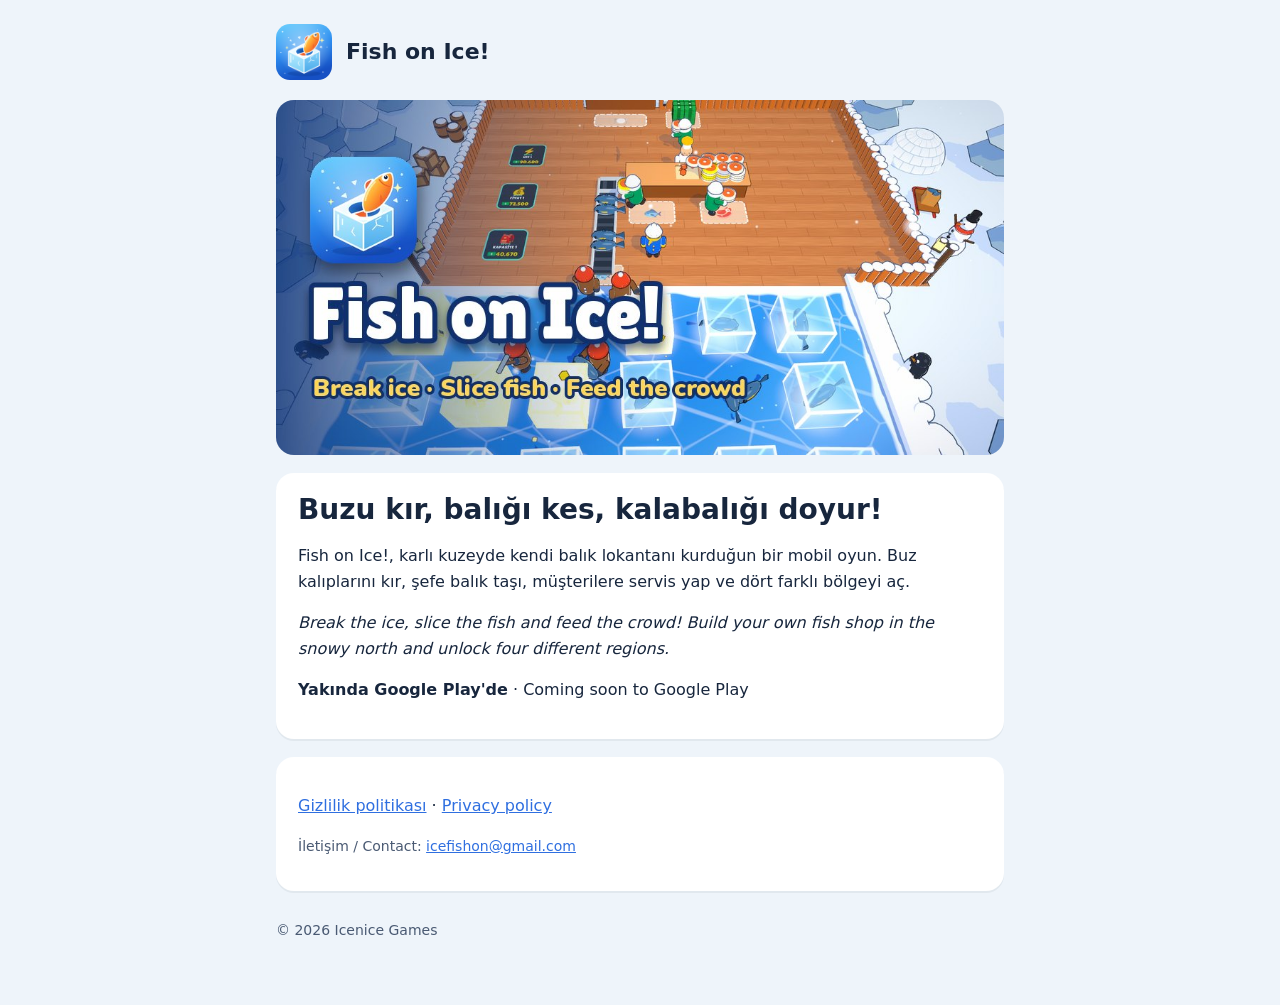
<file: index.html>
<!doctype html>
<html lang="tr"><head><meta charset="utf-8"><meta name="viewport" content="width=device-width,initial-scale=1">
<title>Fish on Ice!</title><link rel="icon" href="icon192.png"><link rel="stylesheet" href="style.css"></head>
<body><div class="wrap">
<header><img src="icon.png" alt=""><a href="./">Fish on Ice!</a></header>
<img class="hero" src="hero.jpg" alt="Fish on Ice! oyun görüntüsü">
<div class="card">
<h1>Buzu kır, balığı kes, kalabalığı doyur!</h1>
<p>Fish on Ice!, karlı kuzeyde kendi balık lokantanı kurduğun bir mobil oyun. Buz kalıplarını kır, şefe balık taşı, müşterilere servis yap ve dört farklı bölgeyi aç.</p>
<p lang="en"><em>Break the ice, slice the fish and feed the crowd! Build your own fish shop in the snowy north and unlock four different regions.</em></p>
<!-- yayından sonra: <a href="https://play.google.com/store/apps/details?id=com.fishonice.game">Google Play</a> -->
<p><strong>Yakında Google Play'de</strong> · <span lang="en">Coming soon to Google Play</span></p>
</div>
<div class="card">
<p><a href="privacy.html">Gizlilik politikası</a> · <a href="privacy.html#en">Privacy policy</a></p>
<p class="muted">İletişim / Contact: <a href="mailto:icefishon@gmail.com">icefishon@gmail.com</a></p>
</div>
<footer>© 2026 Icenice Games</footer>
</div></body></html>
</file>
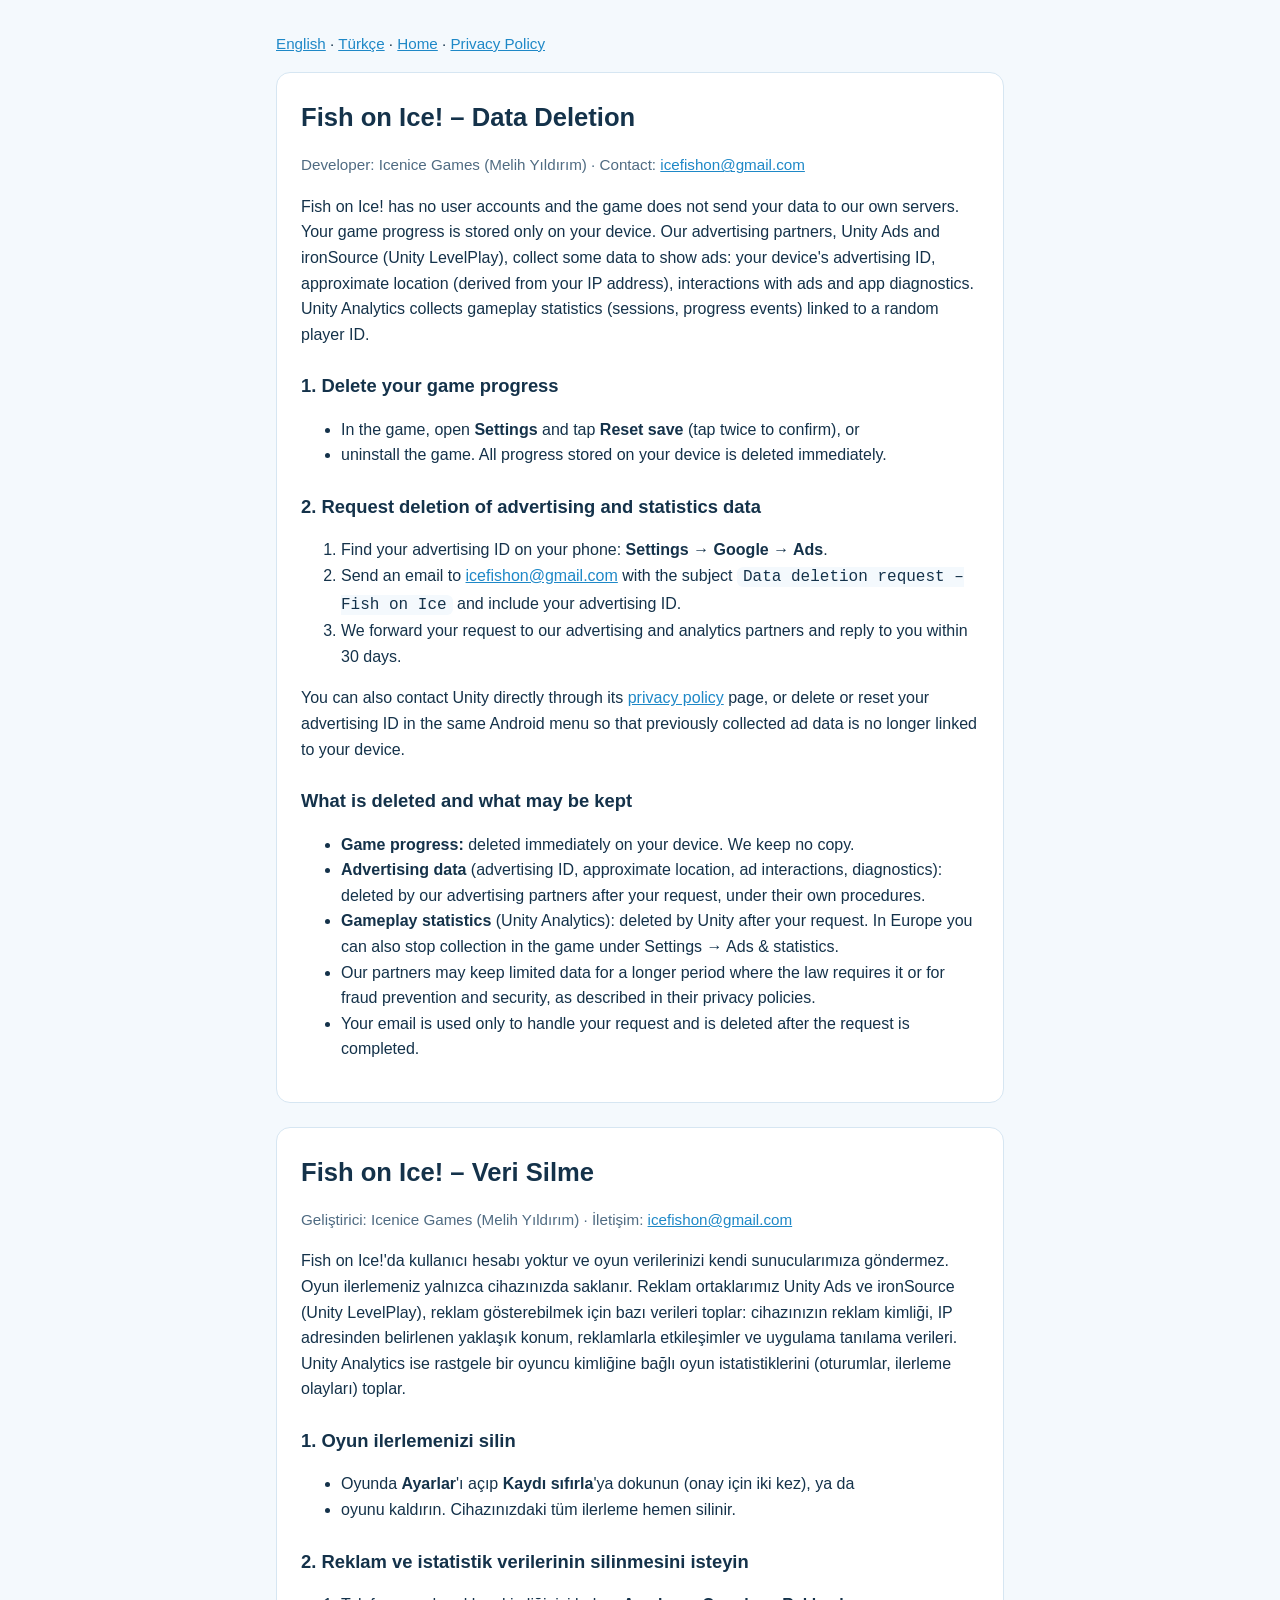
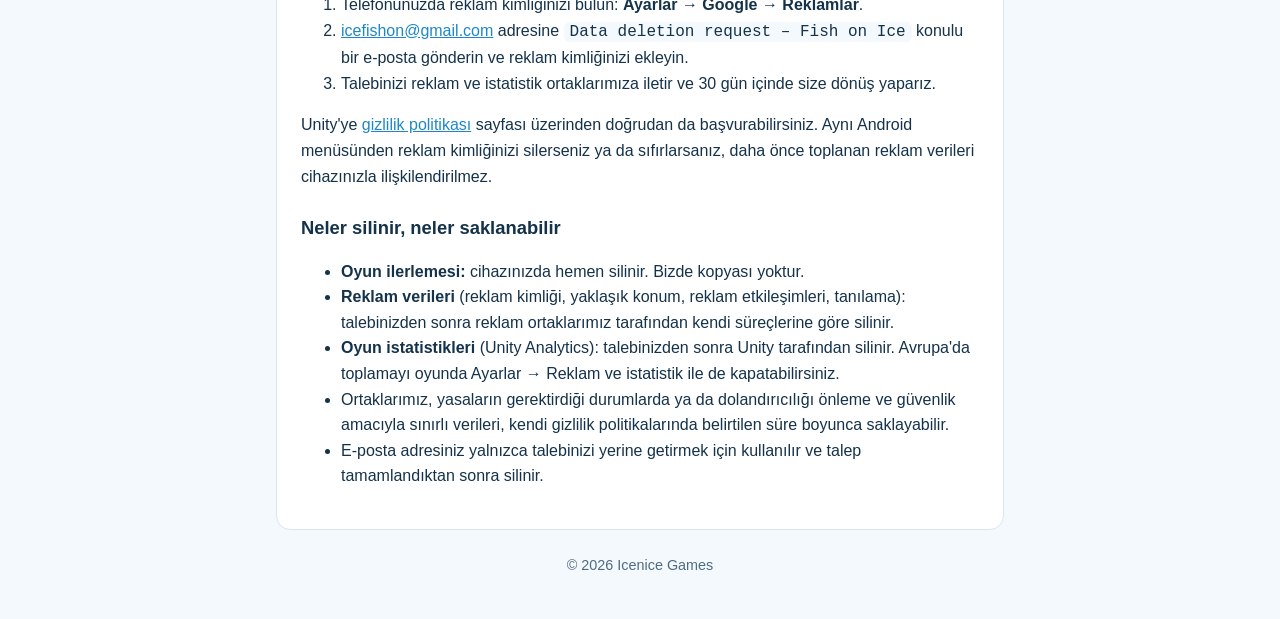
<file: delete-data.html>
<!doctype html>
<html lang="en">
<head>
<meta charset="utf-8">
<meta name="viewport" content="width=device-width, initial-scale=1">
<title>Data Deletion – Fish on Ice!</title>
<style>
  :root { --bg:#f4f9fd; --card:#ffffff; --text:#14324a; --muted:#4f6b82; --accent:#1e88c7; --line:#d6e6f2; }
  @media (prefers-color-scheme: dark) { :root { --bg:#0d1b26; --card:#132736; --text:#e4f1fb; --muted:#9db8cc; --accent:#5cb8ee; --line:#22405a; } }
  * { box-sizing:border-box; }
  body { margin:0; background:var(--bg); color:var(--text); font:16px/1.6 -apple-system, BlinkMacSystemFont, "Segoe UI", Roboto, Arial, sans-serif; }
  main { max-width:760px; margin:0 auto; padding:32px 16px 48px; }
  .card { background:var(--card); border:1px solid var(--line); border-radius:14px; padding:24px; margin-bottom:24px; }
  h1 { font-size:1.6rem; margin:0 0 4px; }
  h2 { font-size:1.15rem; margin:24px 0 8px; }
  p, li { color:var(--text); }
  .muted { color:var(--muted); font-size:.95rem; }
  a { color:var(--accent); }
  code { background:var(--bg); padding:1px 6px; border-radius:6px; }
  nav { margin-bottom:16px; font-size:.95rem; }
  footer { text-align:center; color:var(--muted); font-size:.9rem; }
</style>
</head>
<body>
<main>
<nav><a href="#en">English</a> · <a href="#tr">Türkçe</a> · <a href="index.html">Home</a> · <a href="privacy.html">Privacy Policy</a></nav>

<section class="card" id="en">
  <h1>Fish on Ice! – Data Deletion</h1>
  <p class="muted">Developer: Icenice Games (Melih Yıldırım) · Contact: <a href="mailto:icefishon@gmail.com">icefishon@gmail.com</a></p>

  <p>Fish on Ice! has no user accounts and the game does not send your data to our own servers. Your game progress is stored only on your device. Our advertising partners, Unity Ads and ironSource (Unity LevelPlay), collect some data to show ads: your device's advertising ID, approximate location (derived from your IP address), interactions with ads and app diagnostics. Unity Analytics collects gameplay statistics (sessions, progress events) linked to a random player ID.</p>

  <h2>1. Delete your game progress</h2>
  <ul>
    <li>In the game, open <strong>Settings</strong> and tap <strong>Reset save</strong> (tap twice to confirm), or</li>
    <li>uninstall the game. All progress stored on your device is deleted immediately.</li>
  </ul>

  <h2>2. Request deletion of advertising and statistics data</h2>
  <ol>
    <li>Find your advertising ID on your phone: <strong>Settings → Google → Ads</strong>.</li>
    <li>Send an email to <a href="mailto:icefishon@gmail.com?subject=Data%20deletion%20request%20-%20Fish%20on%20Ice">icefishon@gmail.com</a> with the subject <code>Data deletion request – Fish on Ice</code> and include your advertising ID.</li>
    <li>We forward your request to our advertising and analytics partners and reply to you within 30 days.</li>
  </ol>
  <p>You can also contact Unity directly through its <a href="https://unity.com/legal/privacy-policy">privacy policy</a> page, or delete or reset your advertising ID in the same Android menu so that previously collected ad data is no longer linked to your device.</p>

  <h2>What is deleted and what may be kept</h2>
  <ul>
    <li><strong>Game progress:</strong> deleted immediately on your device. We keep no copy.</li>
    <li><strong>Advertising data</strong> (advertising ID, approximate location, ad interactions, diagnostics): deleted by our advertising partners after your request, under their own procedures.</li>
    <li><strong>Gameplay statistics</strong> (Unity Analytics): deleted by Unity after your request. In Europe you can also stop collection in the game under Settings → Ads &amp; statistics.</li>
    <li>Our partners may keep limited data for a longer period where the law requires it or for fraud prevention and security, as described in their privacy policies.</li>
    <li>Your email is used only to handle your request and is deleted after the request is completed.</li>
  </ul>
</section>

<section class="card" id="tr">
  <h1>Fish on Ice! – Veri Silme</h1>
  <p class="muted">Geliştirici: Icenice Games (Melih Yıldırım) · İletişim: <a href="mailto:icefishon@gmail.com">icefishon@gmail.com</a></p>

  <p>Fish on Ice!'da kullanıcı hesabı yoktur ve oyun verilerinizi kendi sunucularımıza göndermez. Oyun ilerlemeniz yalnızca cihazınızda saklanır. Reklam ortaklarımız Unity Ads ve ironSource (Unity LevelPlay), reklam gösterebilmek için bazı verileri toplar: cihazınızın reklam kimliği, IP adresinden belirlenen yaklaşık konum, reklamlarla etkileşimler ve uygulama tanılama verileri. Unity Analytics ise rastgele bir oyuncu kimliğine bağlı oyun istatistiklerini (oturumlar, ilerleme olayları) toplar.</p>

  <h2>1. Oyun ilerlemenizi silin</h2>
  <ul>
    <li>Oyunda <strong>Ayarlar</strong>'ı açıp <strong>Kaydı sıfırla</strong>'ya dokunun (onay için iki kez), ya da</li>
    <li>oyunu kaldırın. Cihazınızdaki tüm ilerleme hemen silinir.</li>
  </ul>

  <h2>2. Reklam ve istatistik verilerinin silinmesini isteyin</h2>
  <ol>
    <li>Telefonunuzda reklam kimliğinizi bulun: <strong>Ayarlar → Google → Reklamlar</strong>.</li>
    <li><a href="mailto:icefishon@gmail.com?subject=Data%20deletion%20request%20-%20Fish%20on%20Ice">icefishon@gmail.com</a> adresine <code>Data deletion request – Fish on Ice</code> konulu bir e-posta gönderin ve reklam kimliğinizi ekleyin.</li>
    <li>Talebinizi reklam ve istatistik ortaklarımıza iletir ve 30 gün içinde size dönüş yaparız.</li>
  </ol>
  <p>Unity'ye <a href="https://unity.com/legal/privacy-policy">gizlilik politikası</a> sayfası üzerinden doğrudan da başvurabilirsiniz. Aynı Android menüsünden reklam kimliğinizi silerseniz ya da sıfırlarsanız, daha önce toplanan reklam verileri cihazınızla ilişkilendirilmez.</p>

  <h2>Neler silinir, neler saklanabilir</h2>
  <ul>
    <li><strong>Oyun ilerlemesi:</strong> cihazınızda hemen silinir. Bizde kopyası yoktur.</li>
    <li><strong>Reklam verileri</strong> (reklam kimliği, yaklaşık konum, reklam etkileşimleri, tanılama): talebinizden sonra reklam ortaklarımız tarafından kendi süreçlerine göre silinir.</li>
    <li><strong>Oyun istatistikleri</strong> (Unity Analytics): talebinizden sonra Unity tarafından silinir. Avrupa'da toplamayı oyunda Ayarlar → Reklam ve istatistik ile de kapatabilirsiniz.</li>
    <li>Ortaklarımız, yasaların gerektirdiği durumlarda ya da dolandırıcılığı önleme ve güvenlik amacıyla sınırlı verileri, kendi gizlilik politikalarında belirtilen süre boyunca saklayabilir.</li>
    <li>E-posta adresiniz yalnızca talebinizi yerine getirmek için kullanılır ve talep tamamlandıktan sonra silinir.</li>
  </ul>
</section>

<footer>© 2026 Icenice Games</footer>
</main>
</body>
</html>
</file>
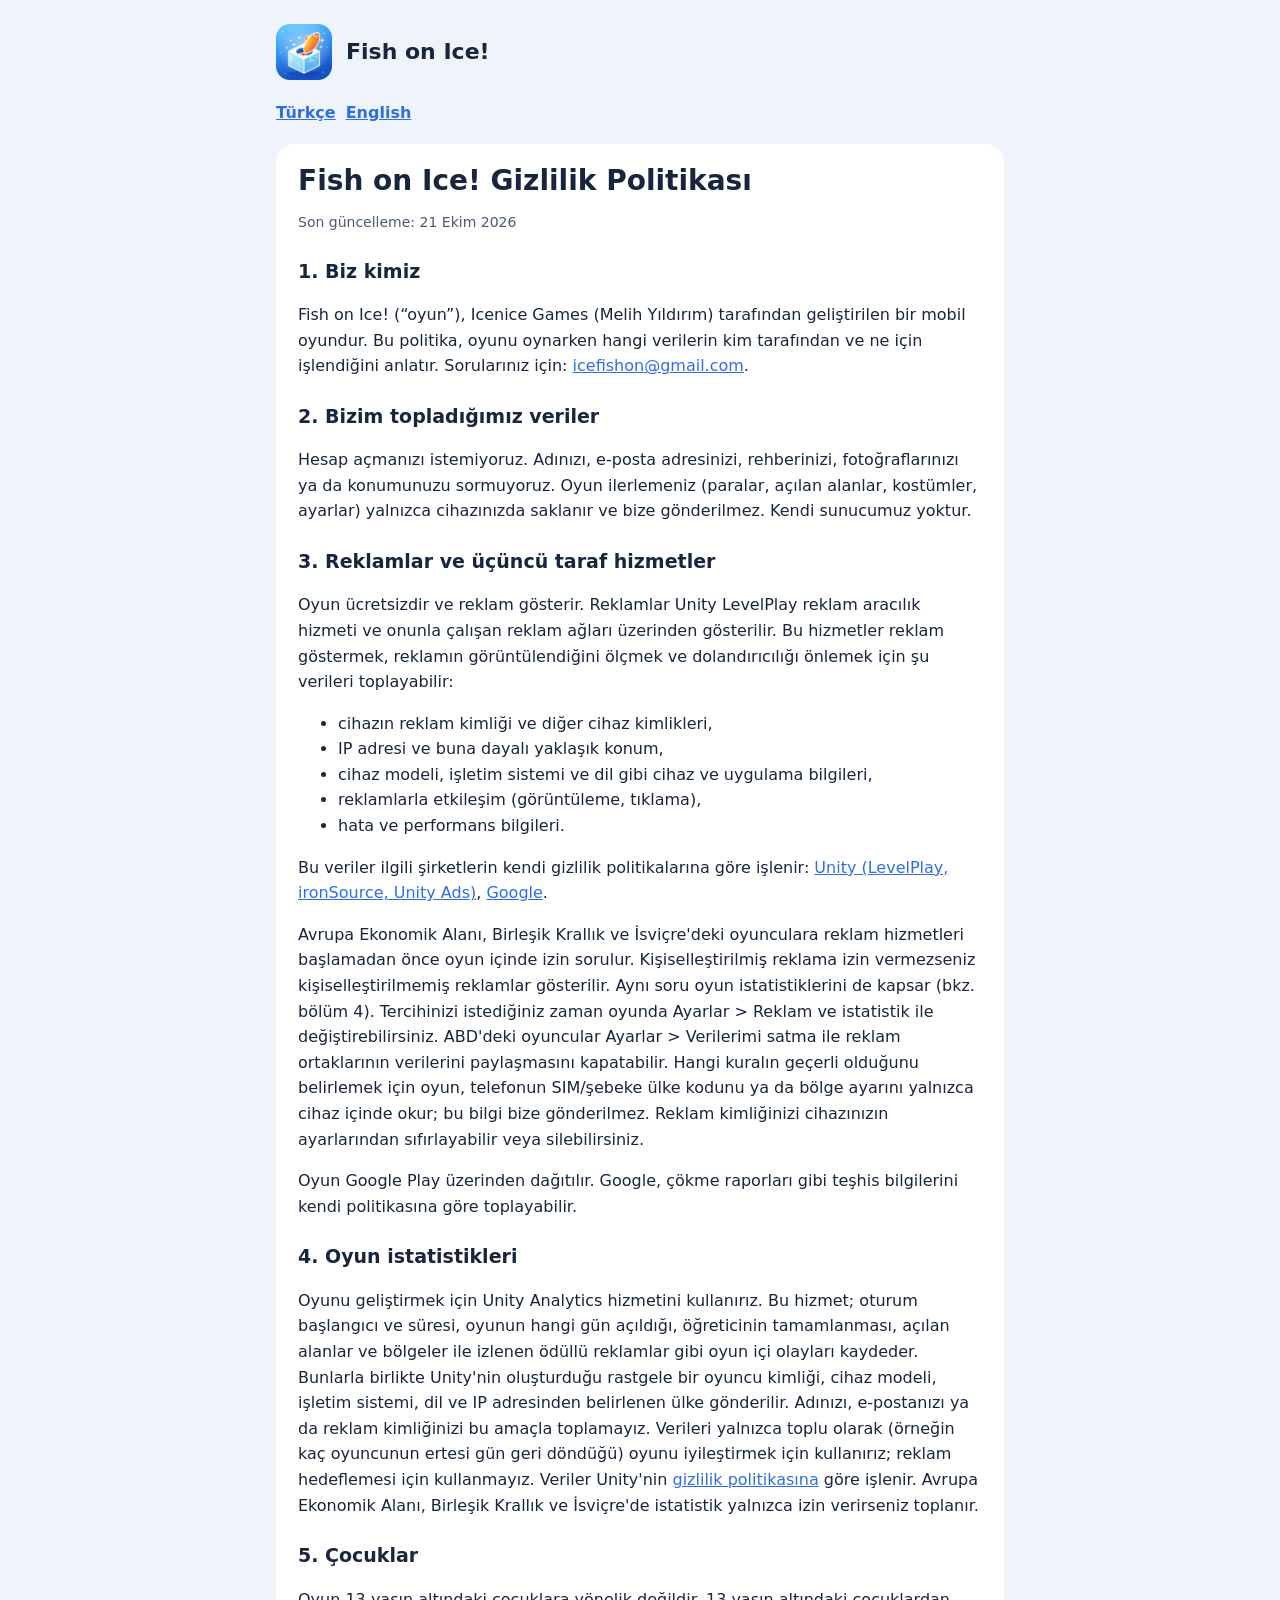
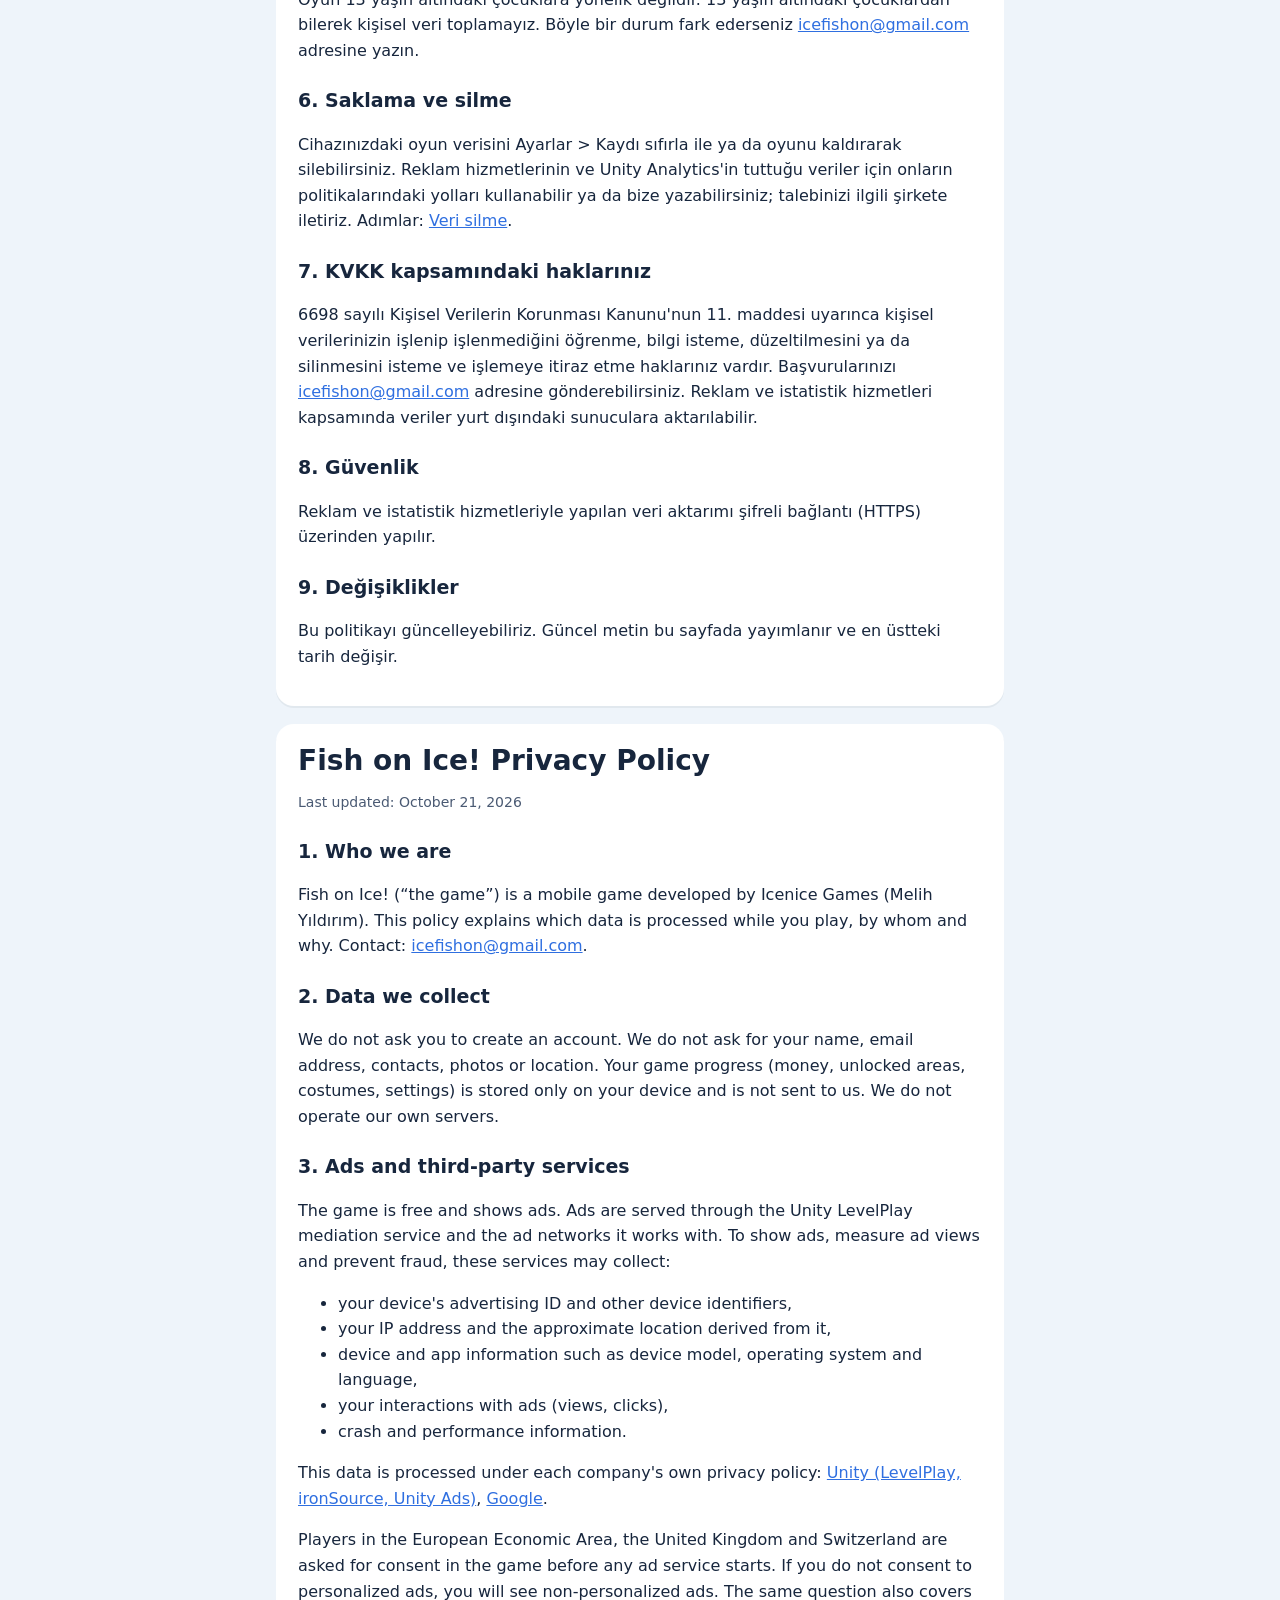
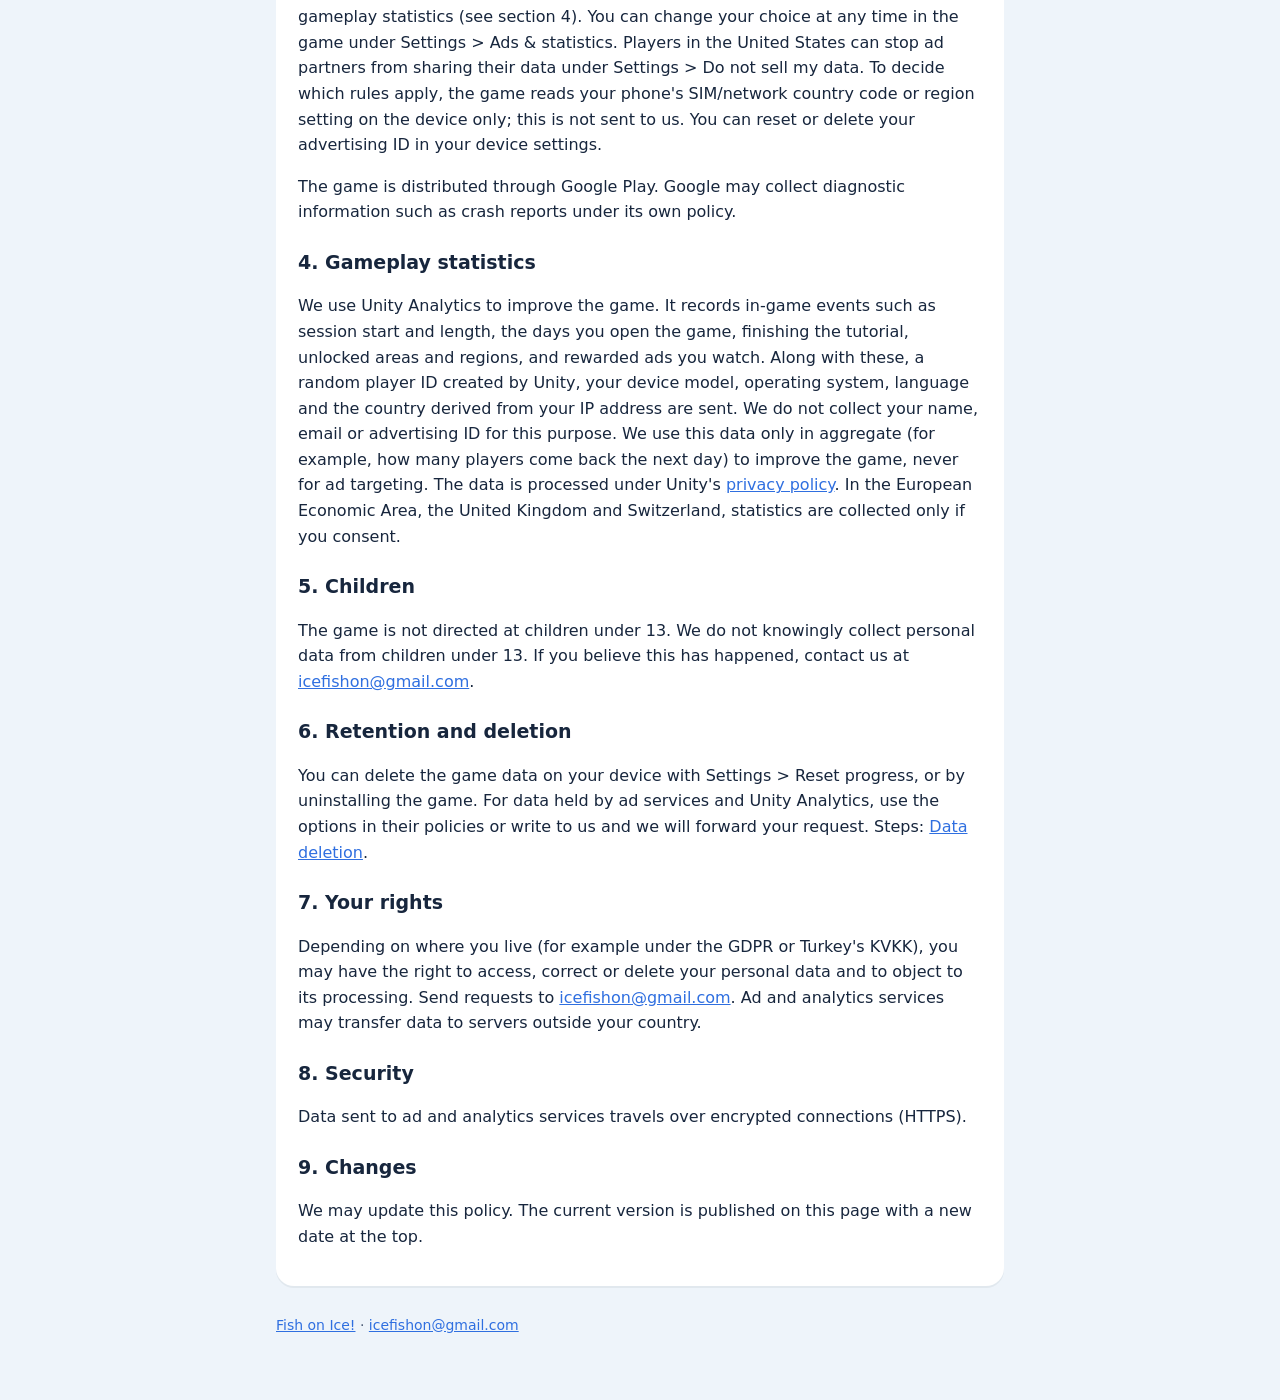
<file: privacy.html>
<!doctype html>
<html lang="tr"><head><meta charset="utf-8"><meta name="viewport" content="width=device-width,initial-scale=1">
<title>Gizlilik Politikası · Fish on Ice!</title><link rel="icon" href="icon192.png"><link rel="stylesheet" href="style.css"></head>
<body><div class="wrap">
<header><img src="icon.png" alt=""><a href="./">Fish on Ice!</a></header>
<nav class="lang"><a href="#tr">Türkçe</a><a href="#en">English</a></nav>

<div class="card" id="tr">
<h1>Fish on Ice! Gizlilik Politikası</h1>
<p class="muted">Son güncelleme: 21 Ekim 2026</p>
<h2>1. Biz kimiz</h2>
<p>Fish on Ice! (“oyun”), Icenice Games (Melih Yıldırım) tarafından geliştirilen bir mobil oyundur. Bu politika, oyunu oynarken hangi verilerin kim tarafından ve ne için işlendiğini anlatır. Sorularınız için: <a href="mailto:icefishon@gmail.com">icefishon@gmail.com</a>.</p>
<h2>2. Bizim topladığımız veriler</h2>
<p>Hesap açmanızı istemiyoruz. Adınızı, e-posta adresinizi, rehberinizi, fotoğraflarınızı ya da konumunuzu sormuyoruz. Oyun ilerlemeniz (paralar, açılan alanlar, kostümler, ayarlar) yalnızca cihazınızda saklanır ve bize gönderilmez. Kendi sunucumuz yoktur.</p>
<h2>3. Reklamlar ve üçüncü taraf hizmetler</h2>
<p>Oyun ücretsizdir ve reklam gösterir. Reklamlar Unity LevelPlay reklam aracılık hizmeti ve onunla çalışan reklam ağları üzerinden gösterilir. Bu hizmetler reklam göstermek, reklamın görüntülendiğini ölçmek ve dolandırıcılığı önlemek için şu verileri toplayabilir:</p>
<ul><li>cihazın reklam kimliği ve diğer cihaz kimlikleri,</li><li>IP adresi ve buna dayalı yaklaşık konum,</li><li>cihaz modeli, işletim sistemi ve dil gibi cihaz ve uygulama bilgileri,</li><li>reklamlarla etkileşim (görüntüleme, tıklama),</li><li>hata ve performans bilgileri.</li></ul>
<p>Bu veriler ilgili şirketlerin kendi gizlilik politikalarına göre işlenir: <a href="https://unity.com/legal/game-player-and-app-user-privacy-policy">Unity (LevelPlay, ironSource, Unity Ads)</a>, <a href="https://policies.google.com/privacy">Google</a>.</p>
<p>Avrupa Ekonomik Alanı, Birleşik Krallık ve İsviçre'deki oyunculara reklam hizmetleri başlamadan önce oyun içinde izin sorulur. Kişiselleştirilmiş reklama izin vermezseniz kişiselleştirilmemiş reklamlar gösterilir. Aynı soru oyun istatistiklerini de kapsar (bkz. bölüm 4). Tercihinizi istediğiniz zaman oyunda Ayarlar &gt; Reklam ve istatistik ile değiştirebilirsiniz. ABD'deki oyuncular Ayarlar &gt; Verilerimi satma ile reklam ortaklarının verilerini paylaşmasını kapatabilir. Hangi kuralın geçerli olduğunu belirlemek için oyun, telefonun SIM/şebeke ülke kodunu ya da bölge ayarını yalnızca cihaz içinde okur; bu bilgi bize gönderilmez. Reklam kimliğinizi cihazınızın ayarlarından sıfırlayabilir veya silebilirsiniz.</p>
<p>Oyun Google Play üzerinden dağıtılır. Google, çökme raporları gibi teşhis bilgilerini kendi politikasına göre toplayabilir.</p>
<h2>4. Oyun istatistikleri</h2>
<p>Oyunu geliştirmek için Unity Analytics hizmetini kullanırız. Bu hizmet; oturum başlangıcı ve süresi, oyunun hangi gün açıldığı, öğreticinin tamamlanması, açılan alanlar ve bölgeler ile izlenen ödüllü reklamlar gibi oyun içi olayları kaydeder. Bunlarla birlikte Unity'nin oluşturduğu rastgele bir oyuncu kimliği, cihaz modeli, işletim sistemi, dil ve IP adresinden belirlenen ülke gönderilir. Adınızı, e-postanızı ya da reklam kimliğinizi bu amaçla toplamayız. Verileri yalnızca toplu olarak (örneğin kaç oyuncunun ertesi gün geri döndüğü) oyunu iyileştirmek için kullanırız; reklam hedeflemesi için kullanmayız. Veriler Unity'nin <a href="https://unity.com/legal/game-player-and-app-user-privacy-policy">gizlilik politikasına</a> göre işlenir. Avrupa Ekonomik Alanı, Birleşik Krallık ve İsviçre'de istatistik yalnızca izin verirseniz toplanır.</p>
<h2>5. Çocuklar</h2>
<p>Oyun 13 yaşın altındaki çocuklara yönelik değildir. 13 yaşın altındaki çocuklardan bilerek kişisel veri toplamayız. Böyle bir durum fark ederseniz <a href="mailto:icefishon@gmail.com">icefishon@gmail.com</a> adresine yazın.</p>
<h2>6. Saklama ve silme</h2>
<p>Cihazınızdaki oyun verisini Ayarlar &gt; Kaydı sıfırla ile ya da oyunu kaldırarak silebilirsiniz. Reklam hizmetlerinin ve Unity Analytics'in tuttuğu veriler için onların politikalarındaki yolları kullanabilir ya da bize yazabilirsiniz; talebinizi ilgili şirkete iletiriz. Adımlar: <a href="delete-data.html">Veri silme</a>.</p>
<h2>7. KVKK kapsamındaki haklarınız</h2>
<p>6698 sayılı Kişisel Verilerin Korunması Kanunu'nun 11. maddesi uyarınca kişisel verilerinizin işlenip işlenmediğini öğrenme, bilgi isteme, düzeltilmesini ya da silinmesini isteme ve işlemeye itiraz etme haklarınız vardır. Başvurularınızı <a href="mailto:icefishon@gmail.com">icefishon@gmail.com</a> adresine gönderebilirsiniz. Reklam ve istatistik hizmetleri kapsamında veriler yurt dışındaki sunuculara aktarılabilir.</p>
<h2>8. Güvenlik</h2>
<p>Reklam ve istatistik hizmetleriyle yapılan veri aktarımı şifreli bağlantı (HTTPS) üzerinden yapılır.</p>
<h2>9. Değişiklikler</h2>
<p>Bu politikayı güncelleyebiliriz. Güncel metin bu sayfada yayımlanır ve en üstteki tarih değişir.</p>
</div>

<div class="card" id="en" lang="en">
<h1>Fish on Ice! Privacy Policy</h1>
<p class="muted">Last updated: October 21, 2026</p>
<h2>1. Who we are</h2>
<p>Fish on Ice! (“the game”) is a mobile game developed by Icenice Games (Melih Yıldırım). This policy explains which data is processed while you play, by whom and why. Contact: <a href="mailto:icefishon@gmail.com">icefishon@gmail.com</a>.</p>
<h2>2. Data we collect</h2>
<p>We do not ask you to create an account. We do not ask for your name, email address, contacts, photos or location. Your game progress (money, unlocked areas, costumes, settings) is stored only on your device and is not sent to us. We do not operate our own servers.</p>
<h2>3. Ads and third-party services</h2>
<p>The game is free and shows ads. Ads are served through the Unity LevelPlay mediation service and the ad networks it works with. To show ads, measure ad views and prevent fraud, these services may collect:</p>
<ul><li>your device's advertising ID and other device identifiers,</li><li>your IP address and the approximate location derived from it,</li><li>device and app information such as device model, operating system and language,</li><li>your interactions with ads (views, clicks),</li><li>crash and performance information.</li></ul>
<p>This data is processed under each company's own privacy policy: <a href="https://unity.com/legal/game-player-and-app-user-privacy-policy">Unity (LevelPlay, ironSource, Unity Ads)</a>, <a href="https://policies.google.com/privacy">Google</a>.</p>
<p>Players in the European Economic Area, the United Kingdom and Switzerland are asked for consent in the game before any ad service starts. If you do not consent to personalized ads, you will see non-personalized ads. The same question also covers gameplay statistics (see section 4). You can change your choice at any time in the game under Settings &gt; Ads &amp; statistics. Players in the United States can stop ad partners from sharing their data under Settings &gt; Do not sell my data. To decide which rules apply, the game reads your phone's SIM/network country code or region setting on the device only; this is not sent to us. You can reset or delete your advertising ID in your device settings.</p>
<p>The game is distributed through Google Play. Google may collect diagnostic information such as crash reports under its own policy.</p>
<h2>4. Gameplay statistics</h2>
<p>We use Unity Analytics to improve the game. It records in-game events such as session start and length, the days you open the game, finishing the tutorial, unlocked areas and regions, and rewarded ads you watch. Along with these, a random player ID created by Unity, your device model, operating system, language and the country derived from your IP address are sent. We do not collect your name, email or advertising ID for this purpose. We use this data only in aggregate (for example, how many players come back the next day) to improve the game, never for ad targeting. The data is processed under Unity's <a href="https://unity.com/legal/game-player-and-app-user-privacy-policy">privacy policy</a>. In the European Economic Area, the United Kingdom and Switzerland, statistics are collected only if you consent.</p>
<h2>5. Children</h2>
<p>The game is not directed at children under 13. We do not knowingly collect personal data from children under 13. If you believe this has happened, contact us at <a href="mailto:icefishon@gmail.com">icefishon@gmail.com</a>.</p>
<h2>6. Retention and deletion</h2>
<p>You can delete the game data on your device with Settings &gt; Reset progress, or by uninstalling the game. For data held by ad services and Unity Analytics, use the options in their policies or write to us and we will forward your request. Steps: <a href="delete-data.html">Data deletion</a>.</p>
<h2>7. Your rights</h2>
<p>Depending on where you live (for example under the GDPR or Turkey's KVKK), you may have the right to access, correct or delete your personal data and to object to its processing. Send requests to <a href="mailto:icefishon@gmail.com">icefishon@gmail.com</a>. Ad and analytics services may transfer data to servers outside your country.</p>
<h2>8. Security</h2>
<p>Data sent to ad and analytics services travels over encrypted connections (HTTPS).</p>
<h2>9. Changes</h2>
<p>We may update this policy. The current version is published on this page with a new date at the top.</p>
</div>
<footer><a href="./">Fish on Ice!</a> · <a href="mailto:icefishon@gmail.com">icefishon@gmail.com</a></footer>
</div></body></html>
</file>
<file: style.css>
:root{--ink:#17263d;--muted:#4a5a73;--blue:#2f6fe0;--bg:#eef4fa;--card:#fff}
*{box-sizing:border-box}
body{margin:0;font-family:system-ui,-apple-system,"Segoe UI",Roboto,sans-serif;color:var(--ink);background:var(--bg);line-height:1.6}
.wrap{max-width:760px;margin:0 auto;padding:24px 16px 64px}
header{display:flex;align-items:center;gap:14px;margin-bottom:20px}
header img{width:56px;height:56px;border-radius:14px}
header a{color:inherit;text-decoration:none;font-weight:800;font-size:22px}
.hero{width:100%;border-radius:18px;display:block}
.card{background:var(--card);border-radius:18px;padding:20px 22px;margin-top:18px;box-shadow:0 2px 0 rgba(23,38,61,.06)}
h1{font-size:28px;line-height:1.2;margin:0 0 6px}h2{font-size:19px;margin:22px 0 4px}
p,li{color:var(--ink)}.muted{color:var(--muted);font-size:14px}
a{color:var(--blue)}nav.lang{display:flex;gap:10px;margin:8px 0}nav.lang a{font-weight:700}
footer{margin-top:28px;color:var(--muted);font-size:14px}
</file>
